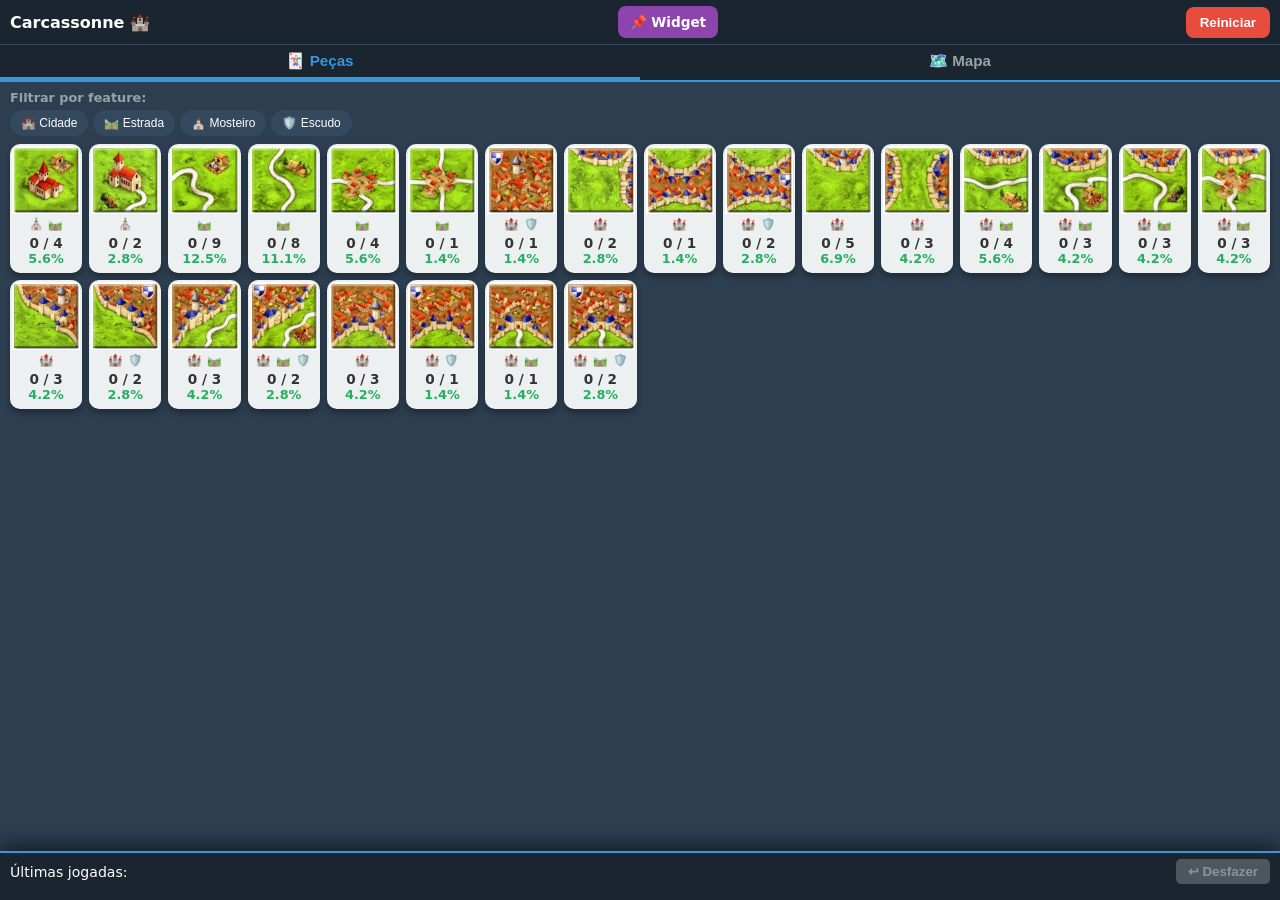
<file: index.html>
<!DOCTYPE html>
<html lang="pt-BR">
<head>
    <meta charset="UTF-8">
    <meta name="viewport" content="width=device-width, initial-scale=1.0, maximum-scale=1.0, user-scalable=no">
    <title>Carcassonne Tracker</title>
    <link rel="stylesheet" href="style.css">
    <link rel="manifest" href="manifest.json">
</head>
<body>
    <div id="top-bar">
        <header>
            <h1>Carcassonne 🏰</h1>
            <a href="bookmarklet.html" style="background:#8e44ad;color:white;border:none;padding:8px 12px;border-radius:8px;font-weight:bold;text-decoration:none;font-size:0.85rem">📌 Widget</a>
            <button id="btn-reset">Reiniciar</button>
        </header>
        <nav id="tab-bar">
            <button class="tab-btn ativo" data-tab="pecas" onclick="mudarAba('pecas')">🃏 Peças</button>
            <button class="tab-btn" data-tab="mapa" onclick="mudarAba('mapa')">🗺️ Mapa</button>
        </nav>
    </div>

    <!-- Aba: Peças -->
    <div id="tab-pecas">
        <div id="filtro-bar">
            <span class="filtro-label">Filtrar por feature:</span>
            <button class="btn-filtro" data-feature="cidade" onclick="toggleFiltro('cidade')">🏰 Cidade</button>
            <button class="btn-filtro" data-feature="estrada" onclick="toggleFiltro('estrada')">🛤️ Estrada</button>
            <button class="btn-filtro" data-feature="mosteiro" onclick="toggleFiltro('mosteiro')">⛪ Mosteiro</button>
            <button class="btn-filtro" data-feature="escudo" onclick="toggleFiltro('escudo')">🛡️ Escudo</button>
        </div>
        <div id="prob-filtro" hidden></div>
        <main id="app-grid"></main>
    </div>

    <!-- Aba: Mapa -->
    <div id="tab-mapa" hidden>
        <div id="mapa-toolbar">
            <div id="tile-selecionado-preview">
                <div class="preview-badge">Selecione →</div>
            </div>
            <button id="btn-rotacionar">↻ Girar</button>
            <button id="btn-remover-modo">✕ Remover</button>
            <span class="mapa-dica">Toque na peça desejada abaixo, depois toque no mapa para colocar</span>
        </div>
        <div id="tile-picker"></div>
        <div id="mapa-scroll">
            <div id="mapa-grid"></div>
        </div>
    </div>

    <!-- Histórico fixo (só visível na aba Peças) -->
    <div id="historico-container"></div>

    <script src="app.js"></script>
    <script>
        if ('serviceWorker' in navigator) {
            window.addEventListener('load', () => {
                navigator.serviceWorker.register('sw.js');
            });
        }
    </script>
</body>
</html>
</file>
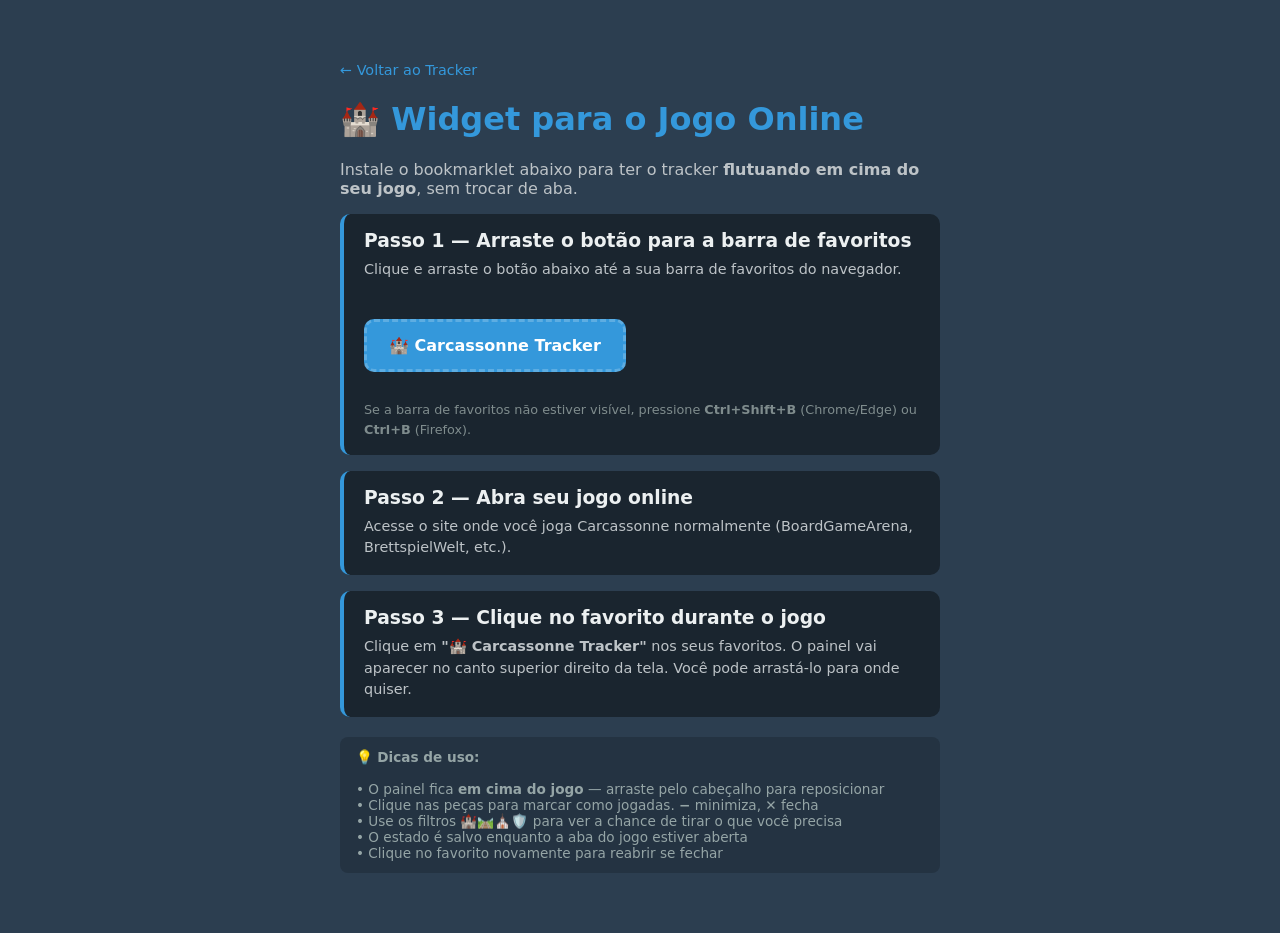
<file: bookmarklet.html>
<!DOCTYPE html>
<html lang="pt-BR">
<head>
    <meta charset="UTF-8">
    <meta name="viewport" content="width=device-width, initial-scale=1.0">
    <title>Instalar Widget — Carcassonne</title>
    <style>
        body { font-family: -apple-system, system-ui, sans-serif; background: #2c3e50; color: white; max-width: 600px; margin: 40px auto; padding: 20px; }
        h1 { color: #3498db; }
        .step { background: #1a252f; border-radius: 10px; padding: 16px 20px; margin: 16px 0; border-left: 4px solid #3498db; }
        .step h3 { margin: 0 0 8px; color: #ecf0f1; }
        .step p { margin: 0; color: #bdc3c7; font-size: 0.9rem; line-height: 1.5; }
        .bookmark-link {
            display: inline-block;
            background: #3498db;
            color: white;
            border: 3px dashed #5dade2;
            border-radius: 10px;
            padding: 14px 22px;
            font-size: 1rem;
            font-weight: bold;
            text-decoration: none;
            margin: 20px 0;
            cursor: grab;
        }
        .bookmark-link:hover { background: #2980b9; }
        .tip { background: #243342; border-radius: 8px; padding: 12px 16px; font-size: 0.85rem; color: #95a5a6; margin-top: 20px; }
        a.back { color: #3498db; text-decoration: none; font-size: 0.9rem; }
    </style>
</head>
<body>
    <a class="back" href="index.html">← Voltar ao Tracker</a>
    <h1>🏰 Widget para o Jogo Online</h1>
    <p style="color:#bdc3c7">Instale o bookmarklet abaixo para ter o tracker <strong>flutuando em cima do seu jogo</strong>, sem trocar de aba.</p>

    <div class="step">
        <h3>Passo 1 — Arraste o botão para a barra de favoritos</h3>
        <p>Clique e arraste o botão abaixo até a sua barra de favoritos do navegador.</p>
        <br>
        <a class="bookmark-link" id="bookmarklet-link" href="#">🏰 Carcassonne Tracker</a>
        <br>
        <p style="margin-top:8px;font-size:0.8rem;color:#7f8c8d">Se a barra de favoritos não estiver visível, pressione <strong>Ctrl+Shift+B</strong> (Chrome/Edge) ou <strong>Ctrl+B</strong> (Firefox).</p>
    </div>

    <div class="step">
        <h3>Passo 2 — Abra seu jogo online</h3>
        <p>Acesse o site onde você joga Carcassonne normalmente (BoardGameArena, BrettspielWelt, etc.).</p>
    </div>

    <div class="step">
        <h3>Passo 3 — Clique no favorito durante o jogo</h3>
        <p>Clique em <strong>"🏰 Carcassonne Tracker"</strong> nos seus favoritos. O painel vai aparecer no canto superior direito da tela. Você pode arrastá-lo para onde quiser.</p>
    </div>

    <div class="tip">
        💡 <strong>Dicas de uso:</strong><br><br>
        • O painel fica <strong>em cima do jogo</strong> — arraste pelo cabeçalho para reposicionar<br>
        • Clique nas peças para marcar como jogadas. <strong>−</strong> minimiza, <strong>✕</strong> fecha<br>
        • Use os filtros 🏰🛤️⛪🛡️ para ver a chance de tirar o que você precisa<br>
        • O estado é salvo enquanto a aba do jogo estiver aberta<br>
        • Clique no favorito novamente para reabrir se fechar
    </div>

    <script>
        // Gera o bookmarklet a partir do overlay.js embutido
        const code = `(function(){const ID='_crc_overlay';const prev=document.getElementById(ID);if(prev){prev.style.display=prev.style.display==='none'?'flex':'none';return;}const B='https://felipelovis.github.io/carcassone-counter/imagens/peca_';const TILES=[{id:'B',qtd:4,f:['m','e'],img:B+'b.jpeg'},{id:'A',qtd:2,f:['m'],img:B+'a.jpeg'},{id:'V',qtd:9,f:['e'],img:B+'v.jpeg'},{id:'U',qtd:8,f:['e'],img:B+'u.jpeg'},{id:'W',qtd:4,f:['e'],img:B+'w.jpeg'},{id:'X',qtd:1,f:['e'],img:B+'x.jpeg'},{id:'C',qtd:1,f:['c','s'],img:B+'c.jpeg'},{id:'I',qtd:2,f:['c'],img:B+'i.jpeg'},{id:'G',qtd:1,f:['c'],img:B+'g.jpeg'},{id:'F',qtd:2,f:['c','s'],img:B+'f.jpeg'},{id:'E',qtd:5,f:['c'],img:B+'e.jpeg'},{id:'H',qtd:3,f:['c'],img:B+'h.jpeg'},{id:'D',qtd:4,f:['c','e'],img:B+'d.jpeg'},{id:'J',qtd:3,f:['c','e'],img:B+'j.jpeg'},{id:'K',qtd:3,f:['c','e'],img:B+'k.jpeg'},{id:'L',qtd:3,f:['c','e'],img:B+'l.jpeg'},{id:'N',qtd:3,f:['c'],img:B+'n.jpeg'},{id:'M',qtd:2,f:['c','s'],img:B+'m.jpeg'},{id:'P',qtd:3,f:['c','e'],img:B+'p.jpeg'},{id:'O',qtd:2,f:['c','e','s'],img:B+'o.jpeg'},{id:'R',qtd:3,f:['c'],img:B+'r.jpeg'},{id:'Q',qtd:1,f:['c','s'],img:B+'q.jpeg'},{id:'T',qtd:1,f:['c','e'],img:B+'t.jpeg'},{id:'S',qtd:2,f:['c','e','s'],img:B+'s.jpeg'}];const ICONS={c:'🏰',e:'🛤️',m:'⛪',s:'🛡️'};const NAMES={c:'Cidade',e:'Estrada',m:'Mosteiro',s:'Escudo'};let state=JSON.parse(sessionStorage.getItem('_crc')||'null')||TILES.map(t=>({...t,atual:t.qtd}));let hist=JSON.parse(sessionStorage.getItem('_crcH')||'[]');let filtros=new Set();function save(){sessionStorage.setItem('_crc',JSON.stringify(state));sessionStorage.setItem('_crcH',JSON.stringify(hist));}function registrar(i){if(state[i].atual<=0)return;state[i].atual--;hist.unshift(i);if(hist.length>10)hist.pop();save();render();}function desfazer(){if(!hist.length)return;state[hist.shift()].atual++;save();render();}window._crcReg=registrar;window._crcUndo=desfazer;window._crcFiltro=f=>{filtros.has(f)?filtros.delete(f):filtros.add(f);render();};window._crcReset=()=>{if(!confirm('Reiniciar contagem?'))return;state=TILES.map(t=>({...t,atual:t.qtd}));hist=[];filtros.clear();save();render();};function render(){const total=state.reduce((s,t)=>s+t.atual,0);let probHtml='';if(filtros.size>0){const n=state.filter(t=>t.f.some(f=>filtros.has(f))).reduce((s,t)=>s+t.atual,0);const pct=total>0?((n/total)*100).toFixed(1):0;const cor=pct>=50?'#2ecc71':pct>=25?'#f39c12':'#e74c3c';const nomes=[...filtros].map(f=>ICONS[f]+' '+NAMES[f]).join(' ou ');probHtml=\`<div style="background:#0d1b27;padding:6px 16px;display:flex;align-items:center;gap:12px;border-bottom:1px solid #2c3e50;flex-shrink:0"><span style="color:#aaa;font-size:13px">\${nomes}:</span><span style="color:\${cor};font-size:1.8em;font-weight:900;line-height:1">\${pct}%</span><span style="color:#666;font-size:13px">\${n} de \${total} peças</span></div>\`;}const filtBtns=['c','e','m','s'].map(f=>\`<button onclick="window._crcFiltro('\${f}')" style="background:\${filtros.has(f)?'#3498db':'#34495e'};color:white;border:none;border-radius:14px;padding:5px 12px;font-size:13px;cursor:pointer;white-space:nowrap">\${ICONS[f]} \${NAMES[f]}</button>\`).join('');const tileBtns=state.map((t,i)=>{const match=filtros.size===0||t.f.some(f=>filtros.has(f));const esgotado=t.atual===0;const op=esgotado?'0.2':(filtros.size>0&&!match?'0.15':'1');const bord=!esgotado&&filtros.size>0&&match?'3px solid #3498db':'2px solid #34495e';const cor=esgotado?'#e74c3c':'#2ecc71';const ficons=t.f.map(f=>ICONS[f]).join('');return\`<button onclick="window._crcReg(\${i})" title="Peça \${t.id}" style="flex-shrink:0;opacity:\${op};background:#1e2d3a;color:white;border:\${bord};border-radius:10px;width:82px;height:106px;cursor:\${esgotado?'default':'pointer'};padding:4px;display:flex;flex-direction:column;align-items:center;justify-content:flex-start;gap:2px;overflow:hidden"><img src="\${t.img}" style="width:74px;height:74px;border-radius:6px;display:block;object-fit:cover;\${esgotado?'filter:grayscale(1)':''}"><span style="font-size:11px;line-height:1">\${ficons}</span><span style="font-size:15px;color:\${cor};font-weight:700;line-height:1">\${t.atual}x</span></button>\`;}).join('');panel.innerHTML=\`<div id="_crc_drag" style="background:#0d1b27;padding:10px 14px;display:flex;align-items:center;gap:10px;border-bottom:1px solid #2c3e50;cursor:move;flex-shrink:0;flex-wrap:wrap"><strong style="font-size:15px;margin-right:4px;white-space:nowrap">🏰 Carcassonne</strong><div style="display:flex;gap:6px;flex-wrap:wrap;flex:1">\${filtBtns}</div><span style="color:#555;font-size:13px;white-space:nowrap">\${total} peças</span><button onclick="window._crcReset()" style="background:none;border:none;color:#e74c3c;font-size:16px;cursor:pointer;padding:0">↺</button><button onclick="document.getElementById('\${ID}').style.display='none'" style="background:none;border:none;color:#95a5a6;font-size:22px;cursor:pointer;padding:0;line-height:1">−</button><button onclick="document.getElementById('\${ID}').remove()" style="background:none;border:none;color:#e74c3c;font-size:22px;cursor:pointer;padding:0;line-height:1">✕</button></div>\${probHtml}<div style="display:flex;align-items:center;gap:8px;padding:10px 12px;overflow-x:auto;flex:1;-webkit-overflow-scrolling:touch">\${tileBtns}</div><div style="padding:8px 14px;border-top:1px solid #2c3e50;display:flex;align-items:center;gap:12px;flex-shrink:0;background:#0d1b27"><button onclick="window._crcUndo()" \${hist.length===0?'disabled':''} style="background:#f39c12;color:white;border:none;border-radius:7px;padding:8px 20px;font-size:14px;font-weight:bold;cursor:pointer;opacity:\${hist.length===0?.4:1}">↩ Desfazer</button><span style="font-size:13px;color:#555">\${hist.length} no histórico</span></div>\`;makeDraggable();}const panel=document.createElement('div');panel.id=ID;panel.style.cssText='position:fixed;bottom:20px;left:50%;transform:translateX(-50%);width:min(820px,96vw);background:#1a2b3c;border:2px solid #3498db;border-radius:12px;box-shadow:0 8px 40px rgba(0,0,0,.8);z-index:2147483647;color:white;font-family:-apple-system,system-ui,sans-serif;user-select:none;display:flex;flex-direction:column';document.body.appendChild(panel);function makeDraggable(){const handle=document.getElementById('_crc_drag');if(!handle)return;let x0,y0,l0,t0,dr=false;handle.onmousedown=e=>{if(e.target.tagName==='BUTTON'||e.target.tagName==='IMG')return;e.preventDefault();dr=true;x0=e.clientX;y0=e.clientY;const r=panel.getBoundingClientRect();l0=r.left;t0=r.top;panel.style.left=l0+'px';panel.style.bottom='auto';panel.style.top=t0+'px';panel.style.transform='none';document.onmousemove=e=>{if(!dr)return;panel.style.left=(l0+e.clientX-x0)+'px';panel.style.top=(t0+e.clientY-y0)+'px';};document.onmouseup=()=>{dr=false;document.onmousemove=null;};};} render();})();`;

        document.getElementById('bookmarklet-link').href = 'javascript:' + encodeURIComponent(code);
    </script>
</body>
</html>
</file>
<file: style.css>
:root {
    --bg: #2c3e50;
    --card-bg: #ecf0f1;
    --primary: #3498db;
    --danger: #e74c3c;
    --success: #27ae60;
    --warning: #f39c12;
    --panel-bg: #1a252f;
}

* { box-sizing: border-box; }

body {
    font-family: -apple-system, system-ui, sans-serif;
    background-color: var(--bg);
    color: white;
    margin: 0;
    padding: 0;
    padding-bottom: 100px;
}

body.aba-mapa {
    padding-bottom: 0;
}

/* ===== TOP BAR ===== */
#top-bar {
    position: sticky;
    top: 0;
    z-index: 50;
    background: var(--panel-bg);
    border-bottom: 2px solid var(--primary);
}

header {
    display: flex;
    justify-content: space-between;
    align-items: center;
    padding: 6px 10px;
}

header h1 {
    margin: 0;
    font-size: 1rem;
}

#btn-reset {
    background: var(--danger);
    color: white;
    border: none;
    padding: 8px 14px;
    border-radius: 8px;
    font-weight: bold;
    cursor: pointer;
}

/* ===== TABS ===== */
#tab-bar {
    display: flex;
    border-top: 1px solid #34495e;
}

.tab-btn {
    flex: 1;
    padding: 7px;
    background: transparent;
    color: #95a5a6;
    border: none;
    font-size: 0.95rem;
    font-weight: bold;
    cursor: pointer;
    border-bottom: 3px solid transparent;
    transition: color 0.2s, border-color 0.2s;
}

.tab-btn.ativo {
    color: var(--primary);
    border-bottom-color: var(--primary);
}

/* ===== ABA PEÇAS ===== */
#tab-pecas {
    padding: 8px 10px;
}

/* ===== FILTRO ===== */
#filtro-bar {
    display: flex;
    gap: 5px;
    align-items: center;
    flex-wrap: wrap;
    margin-bottom: 8px;
}

.filtro-label {
    font-size: 0.8rem;
    color: #95a5a6;
    font-weight: bold;
    width: 100%;
}

.btn-filtro {
    background: #34495e;
    color: white;
    border: 2px solid transparent;
    padding: 4px 9px;
    border-radius: 20px;
    font-size: 0.75rem;
    cursor: pointer;
    transition: background 0.2s, border-color 0.2s;
}

.btn-filtro.ativo {
    background: var(--primary);
    border-color: rgba(255,255,255,0.4);
}

/* ===== RESULTADO DO FILTRO ===== */
#prob-filtro {
    margin-bottom: 14px;
}

.prob-resultado {
    background: var(--panel-bg);
    border: 1px solid var(--primary);
    border-radius: 10px;
    padding: 12px 15px;
    display: flex;
    align-items: center;
    gap: 10px;
    flex-wrap: wrap;
}

.prob-label {
    font-size: 0.82rem;
    color: #bdc3c7;
    flex: 1;
    min-width: 160px;
}

.prob-value {
    font-size: 1.8rem;
    font-weight: 900;
    letter-spacing: -1px;
}

.prob-value.alta  { color: var(--success); }
.prob-value.media { color: var(--warning); }
.prob-value.baixa { color: var(--danger); }

.prob-detalhe {
    font-size: 0.78rem;
    color: #7f8c8d;
    width: 100%;
}

/* ===== GRID DE PEÇAS ===== */
#app-grid {
    display: grid;
    grid-template-columns: repeat(auto-fill, minmax(72px, 1fr));
    gap: 7px;
}

.tile-card {
    background: var(--card-bg);
    color: #333;
    border-radius: 10px;
    text-align: center;
    overflow: hidden;
    box-shadow: 0 4px 6px rgba(0,0,0,0.3);
    cursor: pointer;
    transition: opacity 0.2s, transform 0.1s, box-shadow 0.2s;
    border: 2px solid transparent;
}

.tile-card:active { transform: scale(0.95); }

.tile-card.esgotado {
    opacity: 0.2;
    filter: grayscale(1);
    cursor: default;
}

.tile-card.destacado {
    border-color: var(--primary);
    box-shadow: 0 0 0 3px rgba(52,152,219,0.4), 0 4px 10px rgba(0,0,0,0.3);
}

.tile-card.desfocado {
    opacity: 0.25;
}

.tile-img {
    width: 100%;
    display: block;
}

.tile-info {
    padding: 3px 4px 5px;
}

.tile-features {
    font-size: 0.72rem;
    min-height: 16px;
    margin-bottom: 2px;
    letter-spacing: 1px;
}

.tile-count {
    font-size: 0.85rem;
    font-weight: 800;
}

.tile-prob {
    font-size: 0.8rem;
    color: var(--success);
    font-weight: bold;
}

/* ===== HISTÓRICO FIXO ===== */
#historico-container {
    position: fixed;
    bottom: 0;
    left: 0;
    right: 0;
    background: var(--panel-bg);
    padding: 6px 10px 8px;
    border-top: 2px solid var(--primary);
    box-shadow: 0 -4px 20px rgba(0,0,0,0.6);
    z-index: 100;
}

.historico-header {
    display: flex;
    justify-content: space-between;
    align-items: center;
    margin-bottom: 8px;
    font-size: 0.88rem;
}

#btn-undo {
    background: var(--warning);
    color: white;
    border: none;
    padding: 5px 12px;
    border-radius: 5px;
    font-weight: bold;
    cursor: pointer;
}

#btn-undo:disabled {
    background: #7f8c8d;
    opacity: 0.5;
    cursor: default;
}

.historico-lista {
    display: flex;
    gap: 8px;
    overflow-x: auto;
}

.img-mini {
    width: 40px;
    height: 40px;
    border-radius: 4px;
    border: 2px solid white;
    flex-shrink: 0;
}

/* ===== ABA MAPA ===== */
#mapa-toolbar {
    display: flex;
    align-items: center;
    gap: 10px;
    padding: 10px 15px;
    background: var(--panel-bg);
    border-bottom: 1px solid #34495e;
    flex-wrap: wrap;
}

#tile-selecionado-preview {
    width: 58px;
    height: 58px;
    display: flex;
    align-items: center;
    justify-content: center;
    background: #34495e;
    border-radius: 8px;
    flex-shrink: 0;
    overflow: hidden;
}

.preview-img {
    width: 54px;
    height: 54px;
    display: block;
    border-radius: 5px;
    transition: transform 0.2s;
}

.preview-badge {
    font-size: 0.65rem;
    color: #95a5a6;
    text-align: center;
    padding: 4px;
    line-height: 1.3;
}

.preview-badge.remover {
    color: var(--danger);
    font-weight: bold;
    font-size: 0.7rem;
}

#btn-rotacionar,
#btn-remover-modo {
    padding: 9px 14px;
    border: 2px solid transparent;
    border-radius: 8px;
    font-weight: bold;
    cursor: pointer;
    color: white;
    font-size: 0.9rem;
}

#btn-rotacionar {
    background: var(--primary);
}

#btn-remover-modo {
    background: #34495e;
}

#btn-remover-modo.ativo {
    background: var(--danger);
    border-color: rgba(255,255,255,0.3);
}

.mapa-dica {
    font-size: 0.72rem;
    color: #7f8c8d;
    flex: 1;
    min-width: 120px;
    line-height: 1.3;
}

/* ===== TILE PICKER ===== */
#tile-picker {
    display: flex;
    gap: 8px;
    padding: 10px 15px;
    overflow-x: auto;
    background: #243342;
    border-bottom: 1px solid #34495e;
    -webkit-overflow-scrolling: touch;
}

.picker-item {
    flex-shrink: 0;
    cursor: pointer;
    text-align: center;
    border: 2px solid transparent;
    border-radius: 7px;
    padding: 3px;
    transition: border-color 0.15s, background 0.15s;
}

.picker-item img {
    width: 44px;
    height: 44px;
    display: block;
    border-radius: 4px;
}

.picker-item span {
    font-size: 0.62rem;
    color: #bdc3c7;
    display: block;
    margin-top: 2px;
}

.picker-item.esgotado-picker {
    opacity: 0.3;
}

.picker-item.picker-ativo {
    border-color: var(--primary);
    background: rgba(52,152,219,0.25);
}

/* ===== MAPA GRID ===== */
#mapa-scroll {
    overflow: auto;
    height: calc(100vh - 285px);
    background: #0f1923;
    -webkit-overflow-scrolling: touch;
}

#mapa-grid {
    display: grid;
    grid-template-columns: repeat(21, 58px);
    grid-template-rows: repeat(21, 58px);
    gap: 1px;
    background: #0d1921;
    padding: 1px;
    width: fit-content;
}

.mapa-cell {
    width: 58px;
    height: 58px;
    background: #1e2d3a;
    position: relative;
    overflow: hidden;
}

.mapa-cell.vazia {
    border: 1px solid #2c3e50;
}

.mapa-cell.colocavel {
    cursor: pointer;
    border: 1px solid rgba(52,152,219,0.3);
}

.mapa-cell.colocavel:hover {
    background: rgba(52,152,219,0.18);
    border-color: var(--primary);
}

.mapa-cell.ocupada img {
    width: 100%;
    height: 100%;
    display: block;
}

.mapa-cell.removivel {
    cursor: pointer;
}

.mapa-cell.removivel:hover::after {
    content: '✕';
    position: absolute;
    top: 0; left: 0;
    width: 100%; height: 100%;
    background: rgba(231,76,60,0.7);
    color: white;
    font-size: 1.4rem;
    font-weight: bold;
    display: flex;
    align-items: center;
    justify-content: center;
    line-height: 58px;
    text-align: center;
}
</file>
